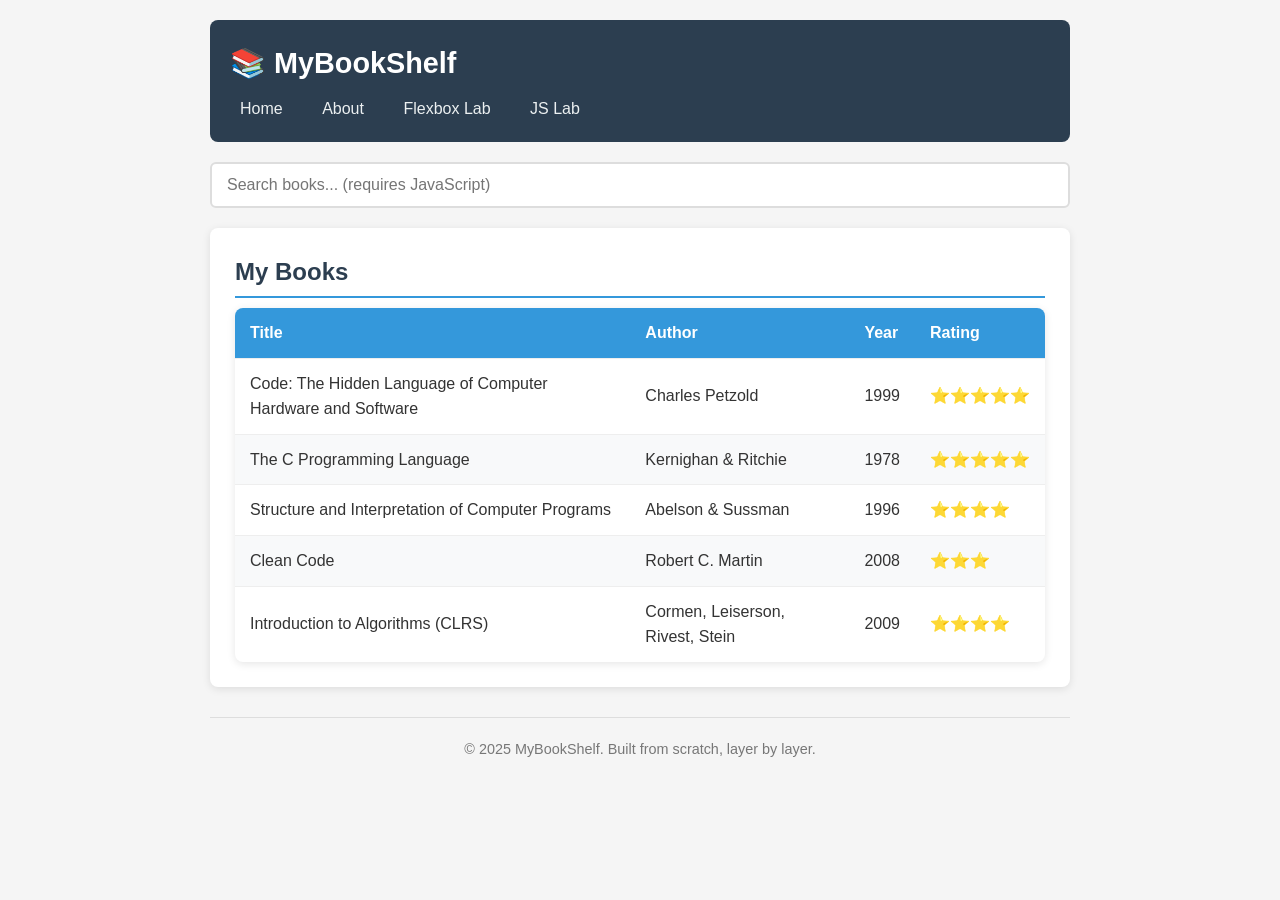
<file: helpers/web_dev_helper_copilot/mybookshelf/layer1/index.html>
<!--
=============================================================================
Level 1.1 — HTML: The Document Tree
=============================================================================

QUESTIONS (answer these BEFORE looking at this file's structure):

  1. What is HTML? Is it a programming language? Why or why not?
     - HTML = HyperText Markup Language
     - NOT a programming language — it has no logic, loops, or variables
     - It's a MARKUP language: it describes STRUCTURE and MEANING of content
     - It tells the browser "this is a heading", "this is a paragraph",
       "this is a link" — not "do this calculation"

  2. What does the browser actually do with this HTML text?
     - Receives bytes over HTTP (you saw this in Layer 0!)
     - Decodes bytes → characters (using charset like UTF-8)
     - Tokenizes: splits into tags, attributes, text nodes
     - Builds DOM tree: nested structure of elements
     - Combines with CSS → Render Tree → Layout → Paint → Pixels

  3. What is the DOM? Why is it a tree?
     - DOM = Document Object Model — the browser's in-memory representation
     - It's a tree because HTML nests: <html> contains <body> contains <h1>
     - Trees allow: parent/child traversal, efficient updates, clear hierarchy
     - JavaScript manipulates the DOM to change what you see

  4. Why semantic tags (<header>, <nav>, <article>) instead of just <div>?
     - Screen readers use them to navigate (accessibility)
     - Search engines use them to understand page structure (SEO)
     - Developers can read the code and understand meaning instantly
     - <div> says nothing. <nav> says "this is navigation."

  5. Block vs inline elements?
     - Block: takes full width, starts on new line (div, p, h1, section)
     - Inline: flows within text, only as wide as content (span, a, strong, em)
     - You can change this with CSS: display: block/inline/flex/grid

=============================================================================

HOW TO VIEW:
  Option 1: python3 -m http.server 8080   (then http://localhost:8080)
  Option 2: Open directly in browser: file:///path/to/this/file
  Option 3: Use Layer 0's file server: python3 ../layer0/servers/04_http_file_server.py ./

EXPLORE WITH DEVTOOLS:
  1. Open this page in Chrome/Firefox
  2. Press F12 → Elements tab
  3. See the DOM tree — hover elements to highlight them
  4. Console tab → type: document.querySelector('h1').textContent
  5. Console → type: document.querySelectorAll('td').length

=============================================================================
-->
<!DOCTYPE html>
<html lang="en">
<head>
    <meta charset="UTF-8">
    <!-- Q: What does viewport meta do? Try removing it and viewing on mobile. -->
    <meta name="viewport" content="width=device-width, initial-scale=1.0">
    <title>MyBookShelf</title>
    <!-- Q: Why is this link tag in <head> and not <body>?
         The browser needs to know about CSS BEFORE rendering the body.
         Otherwise you get a "flash of unstyled content" (FOUC). -->
    <link rel="stylesheet" href="style.css">
</head>
<body>
    <!-- SEMANTIC HTML: each tag communicates PURPOSE, not just appearance -->

    <!-- <header> = introductory content or navigation for the page -->
    <header>
        <h1>📚 MyBookShelf</h1>
        <!-- <nav> = a section with navigation links -->
        <nav>
            <a href="index.html">Home</a>
            <a href="about.html">About</a>
            <a href="flexbox-playground.html">Flexbox Lab</a>
            <a href="js-playground.html">JS Lab</a>
        </nav>
    </header>

    <!-- <main> = the dominant content of the page (only one per page) -->
    <main>
        <!-- Search input — JS will make this work in Level 1.4 -->
        <input type="text" id="search" placeholder="Search books... (requires JavaScript)"
               aria-label="Search books">

        <!-- <section> = a thematic grouping of content -->
        <section id="book-list">
            <h2>My Books</h2>

            <!-- Q: Why use <table> and not a bunch of <div>s?
                 Tables are for TABULAR DATA. Using <div> for tables is
                 like using a screwdriver to hammer nails — it works but it's wrong.
                 Screen readers announce table structure to blind users. -->
            <table>
                <thead>
                    <tr>
                        <!-- Q: What's the difference between <th> and <td>?
                             <th> = table header (bold, centered by default, semantic meaning)
                             <td> = table data (normal cell) -->
                        <th>Title</th>
                        <th>Author</th>
                        <th>Year</th>
                        <th>Rating</th>
                    </tr>
                </thead>
                <tbody>
                    <!-- data-label attributes are used by CSS for mobile layout (Level 1.3) -->
                    <tr>
                        <td data-label="Title">Code: The Hidden Language of Computer Hardware and Software</td>
                        <td data-label="Author">Charles Petzold</td>
                        <td data-label="Year">1999</td>
                        <td data-label="Rating">⭐⭐⭐⭐⭐</td>
                    </tr>
                    <tr>
                        <td data-label="Title">The C Programming Language</td>
                        <td data-label="Author">Kernighan &amp; Ritchie</td>
                        <!-- Q: Why &amp; instead of &? 
                             & is special in HTML (starts entities like &lt;)
                             To display a literal &, use &amp; -->
                        <td data-label="Year">1978</td>
                        <td data-label="Rating">⭐⭐⭐⭐⭐</td>
                    </tr>
                    <tr>
                        <td data-label="Title">Structure and Interpretation of Computer Programs</td>
                        <td data-label="Author">Abelson &amp; Sussman</td>
                        <td data-label="Year">1996</td>
                        <td data-label="Rating">⭐⭐⭐⭐</td>
                    </tr>
                    <tr>
                        <td data-label="Title">Clean Code</td>
                        <td data-label="Author">Robert C. Martin</td>
                        <td data-label="Year">2008</td>
                        <td data-label="Rating">⭐⭐⭐</td>
                    </tr>
                    <tr>
                        <td data-label="Title">Introduction to Algorithms (CLRS)</td>
                        <td data-label="Author">Cormen, Leiserson, Rivest, Stein</td>
                        <td data-label="Year">2009</td>
                        <td data-label="Rating">⭐⭐⭐⭐</td>
                    </tr>
                </tbody>
            </table>
        </section>
    </main>

    <!-- <footer> = footer for the page or section -->
    <footer>
        <p>&copy; 2025 MyBookShelf. Built from scratch, layer by layer.</p>
    </footer>

    <!-- Q: Why is <script> at the END of <body> and not in <head>?
         When the browser hits a <script>, it STOPS parsing HTML to execute JS.
         If JS is in <head>, the DOM isn't built yet → querySelector finds nothing!
         Putting it at the end means the DOM is ready when JS runs.
         Alternative: use defer attribute or DOMContentLoaded event. -->
    <script src="app.js"></script>
</body>
</html>
</file>
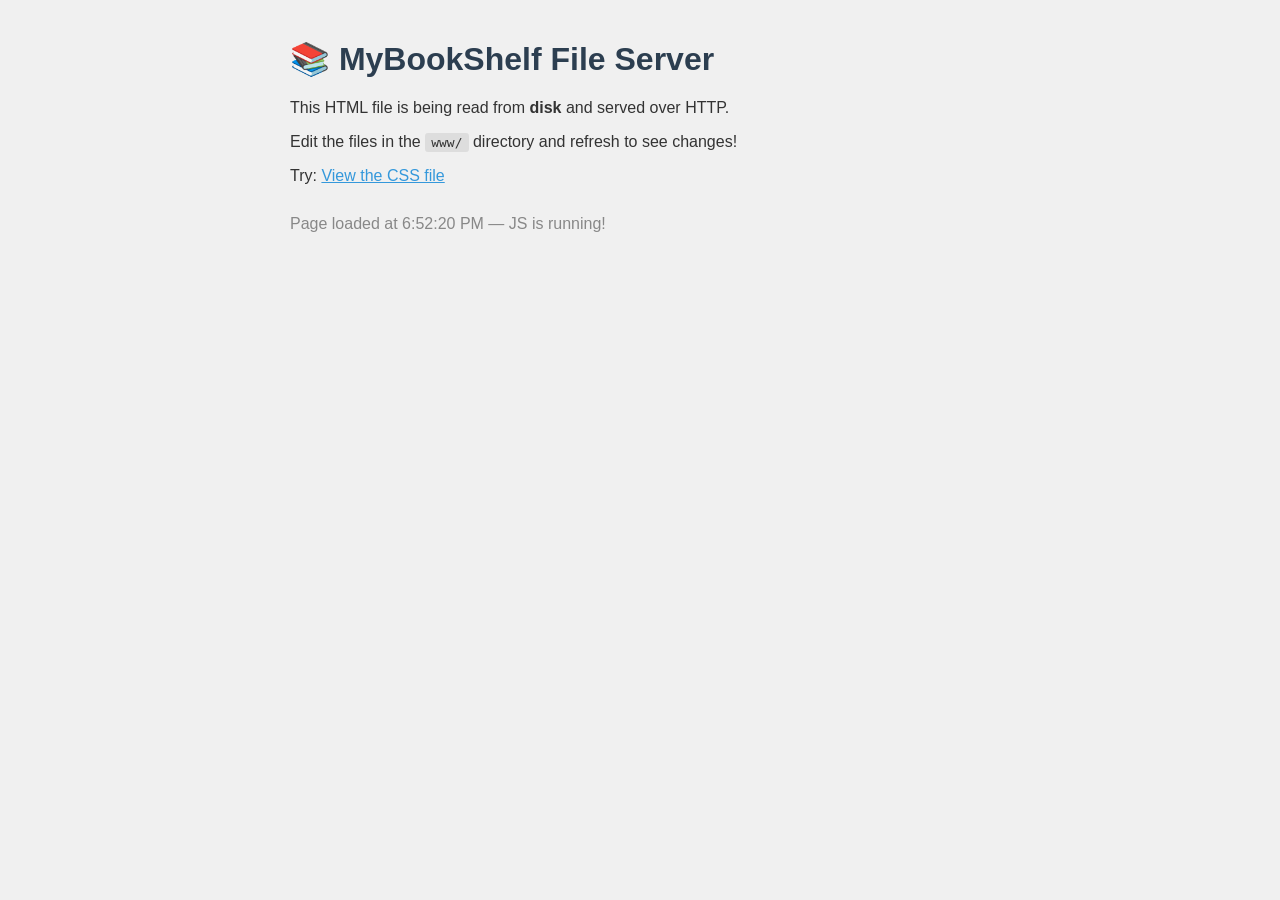
<file: helpers/web_dev_helper_copilot/mybookshelf/layer0/www/index.html>
<!DOCTYPE html>
<html>
<head>
    <title>MyBookShelf — File Server</title>
    <link rel="stylesheet" href="style.css">
</head>
<body>
    <h1>📚 MyBookShelf File Server</h1>
    <p>This HTML file is being read from <strong>disk</strong> and served over HTTP.</p>
    <p>Edit the files in the <code>www/</code> directory and refresh to see changes!</p>
    <p>Try: <a href="/style.css">View the CSS file</a></p>
    <script src="app.js"></script>
</body>
</html>
</file>
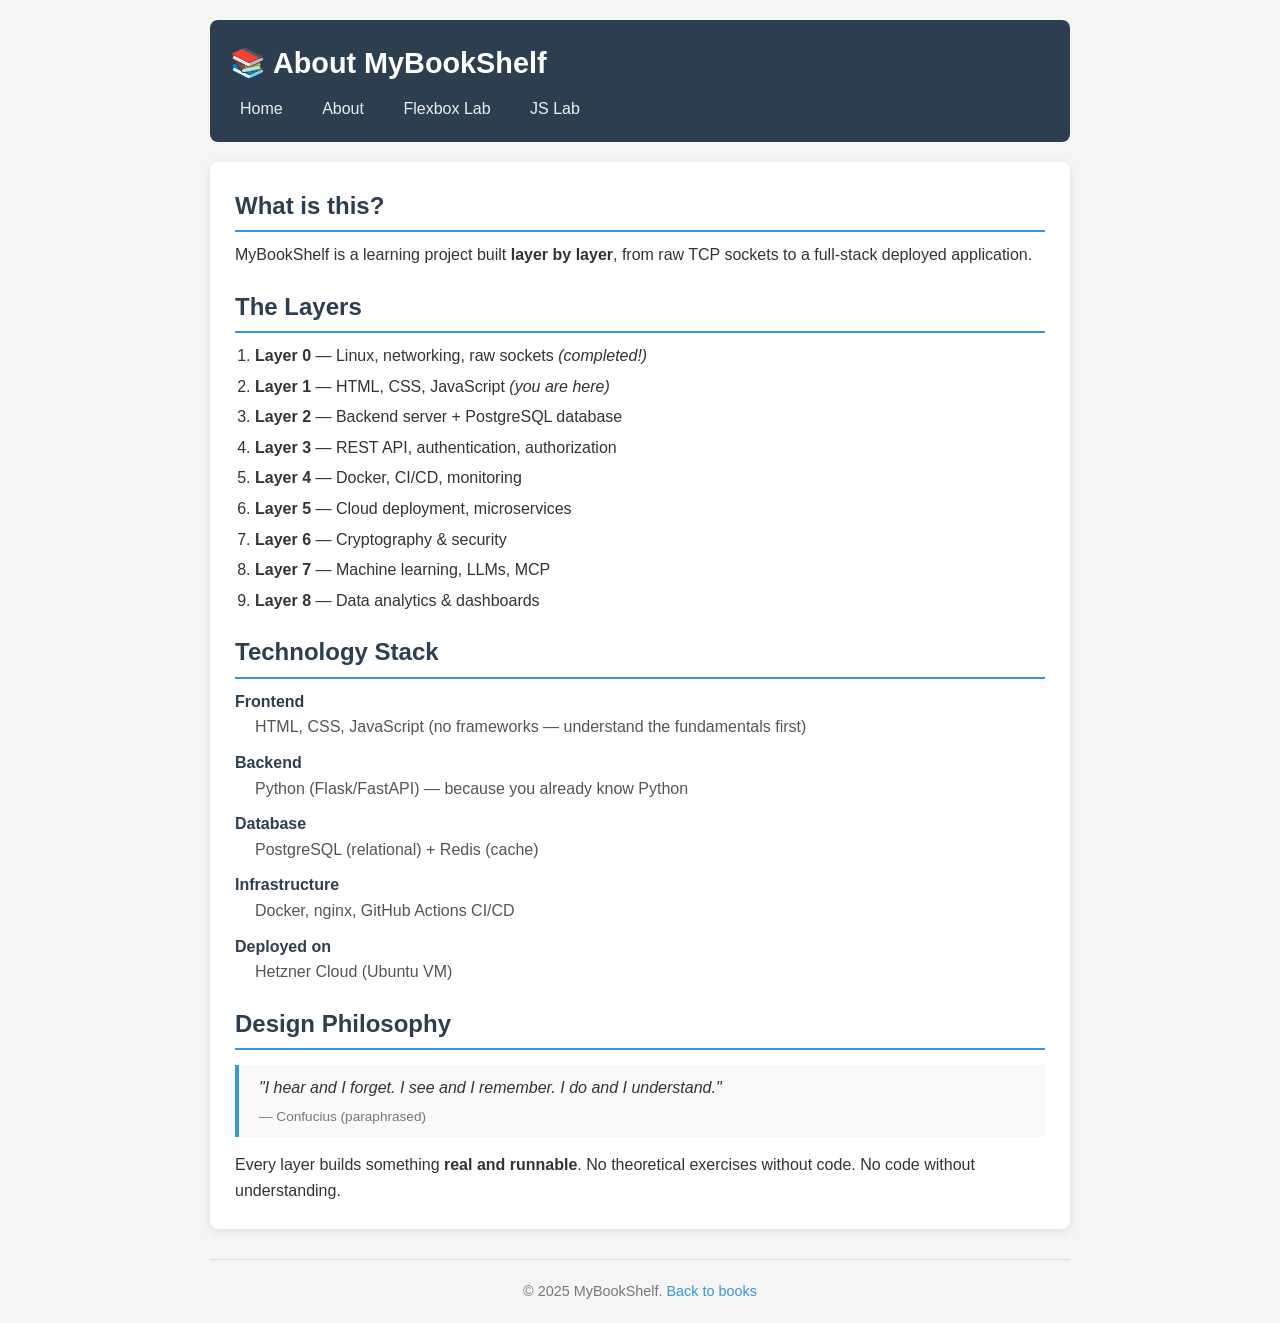
<file: helpers/web_dev_helper_copilot/mybookshelf/layer1/about.html>
<!DOCTYPE html>
<html lang="en">
<head>
    <meta charset="UTF-8">
    <meta name="viewport" content="width=device-width, initial-scale=1.0">
    <title>About — MyBookShelf</title>
    <link rel="stylesheet" href="style.css">
</head>
<body>
    <header>
        <h1>📚 About MyBookShelf</h1>
        <nav>
            <a href="index.html">Home</a>
            <a href="about.html">About</a>
            <a href="flexbox-playground.html">Flexbox Lab</a>
            <a href="js-playground.html">JS Lab</a>
        </nav>
    </header>

    <main>
        <section>
            <h2>What is this?</h2>
            <p>
                MyBookShelf is a learning project built <strong>layer by layer</strong>,
                from raw TCP sockets to a full-stack deployed application.
            </p>

            <h2>The Layers</h2>
            <!-- Q: <ol> vs <ul>?
                 <ol> = ordered list (numbers) — use when ORDER matters
                 <ul> = unordered list (bullets) — use when order doesn't matter
                 Here, layers ARE ordered, so <ol> is correct. -->
            <ol>
                <li><strong>Layer 0</strong> — Linux, networking, raw sockets <em>(completed!)</em></li>
                <li><strong>Layer 1</strong> — HTML, CSS, JavaScript <em>(you are here)</em></li>
                <li><strong>Layer 2</strong> — Backend server + PostgreSQL database</li>
                <li><strong>Layer 3</strong> — REST API, authentication, authorization</li>
                <li><strong>Layer 4</strong> — Docker, CI/CD, monitoring</li>
                <li><strong>Layer 5</strong> — Cloud deployment, microservices</li>
                <li><strong>Layer 6</strong> — Cryptography &amp; security</li>
                <li><strong>Layer 7</strong> — Machine learning, LLMs, MCP</li>
                <li><strong>Layer 8</strong> — Data analytics &amp; dashboards</li>
            </ol>

            <h2>Technology Stack</h2>
            <!-- Q: What's a <dl>? Definition list — term + definition pairs -->
            <dl>
                <dt>Frontend</dt>
                <dd>HTML, CSS, JavaScript (no frameworks — understand the fundamentals first)</dd>

                <dt>Backend</dt>
                <dd>Python (Flask/FastAPI) — because you already know Python</dd>

                <dt>Database</dt>
                <dd>PostgreSQL (relational) + Redis (cache)</dd>

                <dt>Infrastructure</dt>
                <dd>Docker, nginx, GitHub Actions CI/CD</dd>

                <dt>Deployed on</dt>
                <dd>Hetzner Cloud (Ubuntu VM)</dd>
            </dl>

            <h2>Design Philosophy</h2>
            <blockquote>
                <!-- Q: <blockquote> vs <q>?
                     <blockquote> = long block quote (indented by default)
                     <q> = short inline quote (browser adds quotation marks) -->
                <p>"I hear and I forget. I see and I remember. I do and I understand."</p>
                <footer>— Confucius (paraphrased)</footer>
            </blockquote>
            <p>
                Every layer builds something <strong>real and runnable</strong>.
                No theoretical exercises without code. No code without understanding.
            </p>
        </section>
    </main>

    <footer>
        <p>&copy; 2025 MyBookShelf. <a href="index.html">Back to books</a></p>
    </footer>
</body>
</html>
</file>
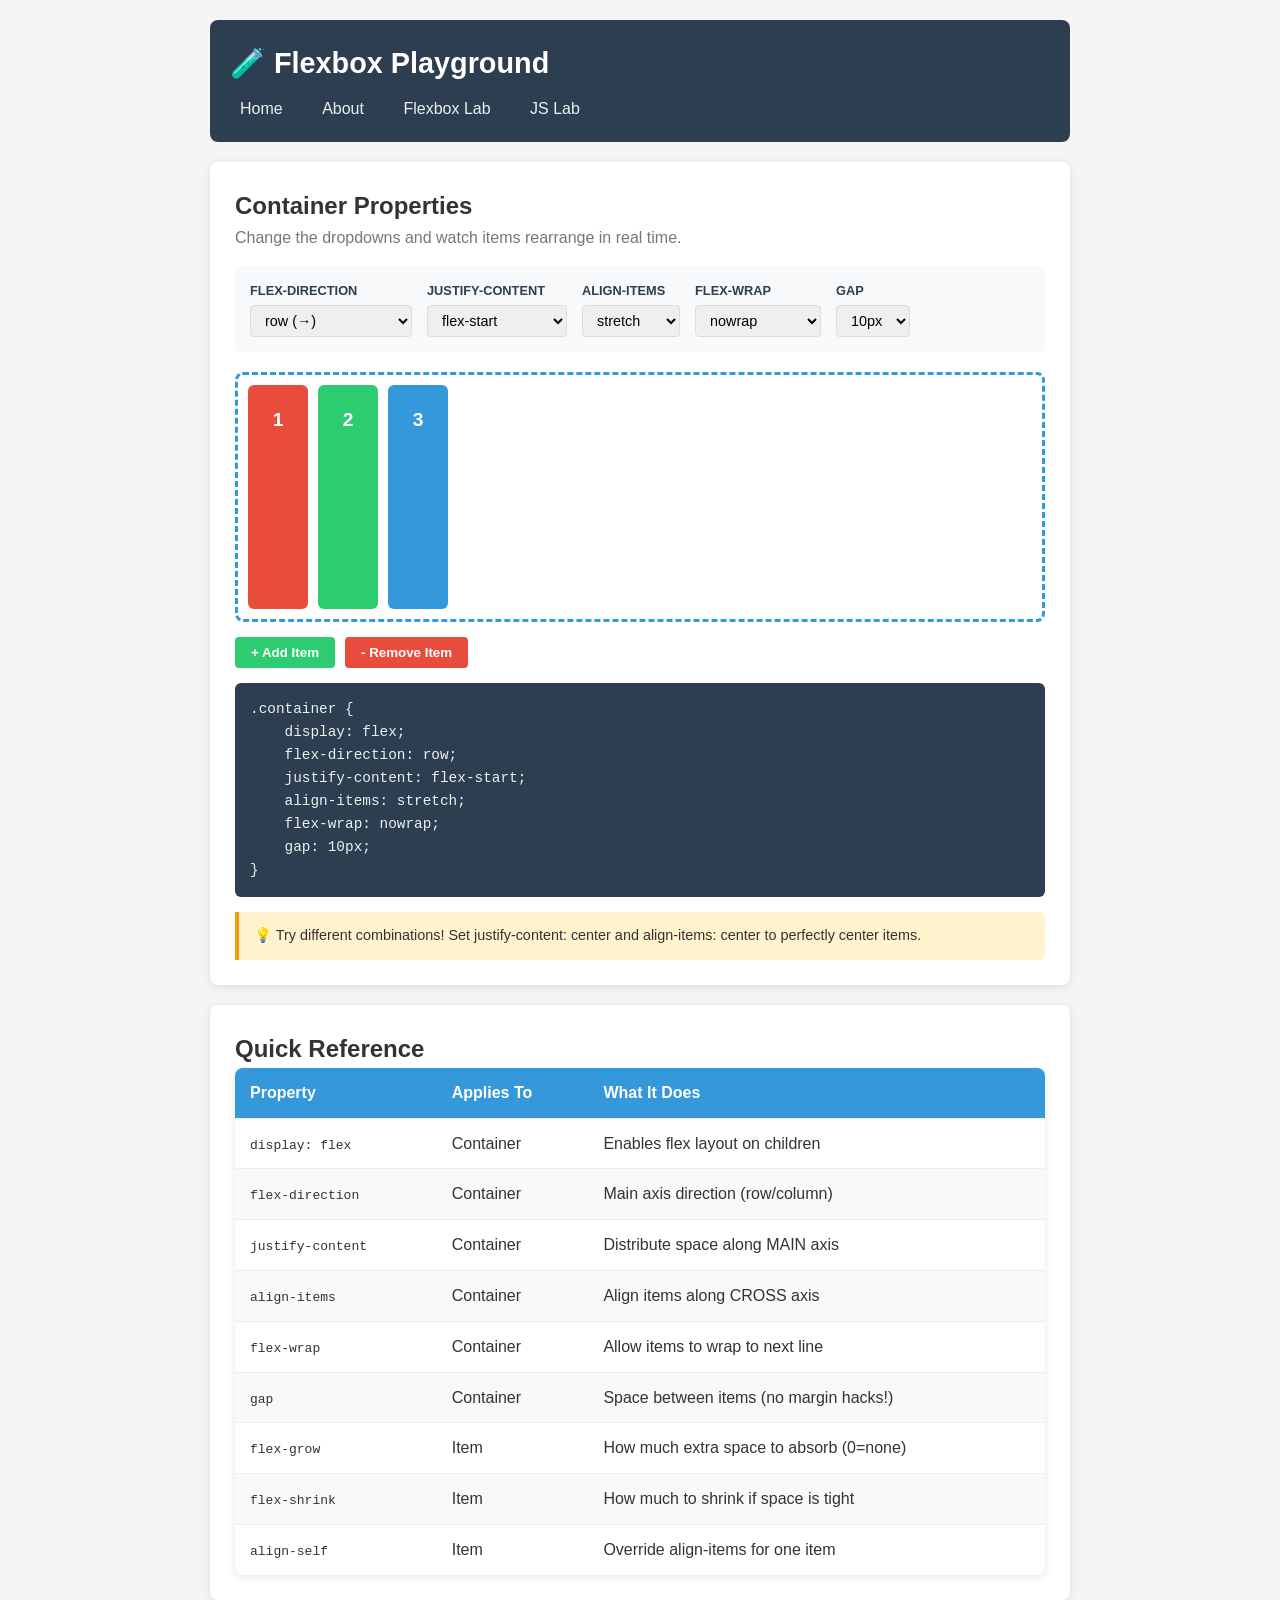
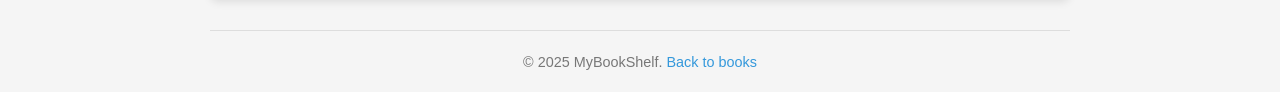
<file: helpers/web_dev_helper_copilot/mybookshelf/layer1/flexbox-playground.html>
<!DOCTYPE html>
<html lang="en">
<head>
    <meta charset="UTF-8">
    <meta name="viewport" content="width=device-width, initial-scale=1.0">
    <title>Flexbox Playground — MyBookShelf</title>
    <link rel="stylesheet" href="style.css">
    <style>
        /*
        =================================================================
        Level 1.3 — FLEXBOX: The Layout System You'll Use Every Day
        =================================================================

        Q: What problem does flexbox solve?
           Before flex: centering, equal-height columns, dynamic spacing = HARD.
           With flex: one property and it just works.

        Q: What's the mental model?
           Think of a flex container like a SHELF:
           - flex-direction: which way items flow (→ or ↓)
           - justify-content: how items spread ALONG the shelf
           - align-items: how items align ACROSS the shelf
           - gap: space between items

        Q: flex container vs flex items?
           Container = the parent (display: flex)
           Items = direct children of the container
           Setting display:flex on a div does NOT affect grandchildren!
        =================================================================
        */

        .playground {
            background: white;
            padding: 25px;
            border-radius: 8px;
            box-shadow: 0 2px 8px rgba(0,0,0,0.1);
            margin-bottom: 20px;
        }

        .controls {
            display: flex;
            flex-wrap: wrap;
            gap: 15px;
            margin-bottom: 20px;
            padding: 15px;
            background: #f8f9fa;
            border-radius: 6px;
        }

        .control-group {
            display: flex;
            flex-direction: column;
            gap: 4px;
        }

        .control-group label {
            font-weight: bold;
            font-size: 0.8rem;
            color: #2c3e50;
            text-transform: uppercase;
        }

        .control-group select {
            padding: 6px 10px;
            border: 1px solid #ddd;
            border-radius: 4px;
            font-size: 0.9rem;
        }

        .flex-container {
            display: flex;
            min-height: 250px;
            border: 3px dashed #3498db;
            border-radius: 8px;
            padding: 10px;
            transition: all 0.3s ease;
            /* Q: transition on "all" — ANY property change animates.
               So when you change flex-direction, items smoothly rearrange! */
        }

        .flex-item {
            padding: 20px;
            color: white;
            font-weight: bold;
            font-size: 1.2rem;
            border-radius: 6px;
            text-align: center;
            min-width: 60px;
            transition: all 0.3s ease;
        }

        .flex-item:nth-child(1) { background: #e74c3c; }
        .flex-item:nth-child(2) { background: #2ecc71; }
        .flex-item:nth-child(3) { background: #3498db; }
        .flex-item:nth-child(4) { background: #f39c12; }
        .flex-item:nth-child(5) { background: #9b59b6; }

        .code-display {
            background: #2c3e50;
            color: #ecf0f1;
            padding: 15px;
            border-radius: 6px;
            font-family: 'Courier New', monospace;
            font-size: 0.9rem;
            margin-top: 15px;
            white-space: pre;
        }

        .explanation {
            background: #fff3cd;
            border-left: 4px solid #f39c12;
            padding: 12px 15px;
            margin-top: 15px;
            border-radius: 0 6px 6px 0;
            font-size: 0.9rem;
        }

        .add-remove {
            display: flex;
            gap: 10px;
            margin-top: 15px;
        }

        .add-remove button {
            padding: 8px 16px;
            border: none;
            border-radius: 4px;
            cursor: pointer;
            font-weight: bold;
            transition: background 0.2s;
        }

        .btn-add { background: #2ecc71; color: white; }
        .btn-add:hover { background: #27ae60; }
        .btn-remove { background: #e74c3c; color: white; }
        .btn-remove:hover { background: #c0392b; }
    </style>
</head>
<body>
    <header>
        <h1>🧪 Flexbox Playground</h1>
        <nav>
            <a href="index.html">Home</a>
            <a href="about.html">About</a>
            <a href="flexbox-playground.html">Flexbox Lab</a>
            <a href="js-playground.html">JS Lab</a>
        </nav>
    </header>

    <main>
        <div class="playground">
            <h2>Container Properties</h2>
            <p style="color:#777; margin-bottom:15px;">
                Change the dropdowns and watch items rearrange in real time.
            </p>

            <!-- Controls -->
            <div class="controls">
                <div class="control-group">
                    <label>flex-direction</label>
                    <select id="ctrl-direction">
                        <option value="row" selected>row (→)</option>
                        <option value="row-reverse">row-reverse (←)</option>
                        <option value="column">column (↓)</option>
                        <option value="column-reverse">column-reverse (↑)</option>
                    </select>
                </div>
                <div class="control-group">
                    <label>justify-content</label>
                    <select id="ctrl-justify">
                        <option value="flex-start" selected>flex-start</option>
                        <option value="flex-end">flex-end</option>
                        <option value="center">center</option>
                        <option value="space-between">space-between</option>
                        <option value="space-around">space-around</option>
                        <option value="space-evenly">space-evenly</option>
                    </select>
                </div>
                <div class="control-group">
                    <label>align-items</label>
                    <select id="ctrl-align">
                        <option value="stretch" selected>stretch</option>
                        <option value="flex-start">flex-start</option>
                        <option value="flex-end">flex-end</option>
                        <option value="center">center</option>
                        <option value="baseline">baseline</option>
                    </select>
                </div>
                <div class="control-group">
                    <label>flex-wrap</label>
                    <select id="ctrl-wrap">
                        <option value="nowrap" selected>nowrap</option>
                        <option value="wrap">wrap</option>
                        <option value="wrap-reverse">wrap-reverse</option>
                    </select>
                </div>
                <div class="control-group">
                    <label>gap</label>
                    <select id="ctrl-gap">
                        <option value="0px">0px</option>
                        <option value="5px">5px</option>
                        <option value="10px" selected>10px</option>
                        <option value="20px">20px</option>
                        <option value="40px">40px</option>
                    </select>
                </div>
            </div>

            <!-- Flex Container (the demo area) -->
            <div class="flex-container" id="flex-demo">
                <div class="flex-item">1</div>
                <div class="flex-item">2</div>
                <div class="flex-item">3</div>
            </div>

            <!-- Add/Remove items -->
            <div class="add-remove">
                <button class="btn-add" id="btn-add">+ Add Item</button>
                <button class="btn-remove" id="btn-remove">- Remove Item</button>
            </div>

            <!-- Live CSS output -->
            <div class="code-display" id="code-output">
.container {
    display: flex;
    flex-direction: row;
    justify-content: flex-start;
    align-items: stretch;
    flex-wrap: nowrap;
    gap: 10px;
}</div>

            <!-- Explanation -->
            <div class="explanation" id="explanation">
                <strong>Try this:</strong> Set justify-content to "space-between" and then add more items.
                Notice how the space is distributed EVENLY between items, with first and last items flush to edges.
            </div>
        </div>

        <!-- Cheat Sheet -->
        <div class="playground">
            <h2>Quick Reference</h2>
            <table>
                <thead>
                    <tr>
                        <th>Property</th>
                        <th>Applies To</th>
                        <th>What It Does</th>
                    </tr>
                </thead>
                <tbody>
                    <tr>
                        <td data-label="Property"><code>display: flex</code></td>
                        <td data-label="Applies To">Container</td>
                        <td data-label="What">Enables flex layout on children</td>
                    </tr>
                    <tr>
                        <td data-label="Property"><code>flex-direction</code></td>
                        <td data-label="Applies To">Container</td>
                        <td data-label="What">Main axis direction (row/column)</td>
                    </tr>
                    <tr>
                        <td data-label="Property"><code>justify-content</code></td>
                        <td data-label="Applies To">Container</td>
                        <td data-label="What">Distribute space along MAIN axis</td>
                    </tr>
                    <tr>
                        <td data-label="Property"><code>align-items</code></td>
                        <td data-label="Applies To">Container</td>
                        <td data-label="What">Align items along CROSS axis</td>
                    </tr>
                    <tr>
                        <td data-label="Property"><code>flex-wrap</code></td>
                        <td data-label="Applies To">Container</td>
                        <td data-label="What">Allow items to wrap to next line</td>
                    </tr>
                    <tr>
                        <td data-label="Property"><code>gap</code></td>
                        <td data-label="Applies To">Container</td>
                        <td data-label="What">Space between items (no margin hacks!)</td>
                    </tr>
                    <tr>
                        <td data-label="Property"><code>flex-grow</code></td>
                        <td data-label="Applies To">Item</td>
                        <td data-label="What">How much extra space to absorb (0=none)</td>
                    </tr>
                    <tr>
                        <td data-label="Property"><code>flex-shrink</code></td>
                        <td data-label="Applies To">Item</td>
                        <td data-label="What">How much to shrink if space is tight</td>
                    </tr>
                    <tr>
                        <td data-label="Property"><code>align-self</code></td>
                        <td data-label="Applies To">Item</td>
                        <td data-label="What">Override align-items for one item</td>
                    </tr>
                </tbody>
            </table>
        </div>
    </main>

    <footer>
        <p>&copy; 2025 MyBookShelf. <a href="index.html">Back to books</a></p>
    </footer>

    <script>
        // =================================================================
        // FLEXBOX PLAYGROUND INTERACTIVITY
        // =================================================================

        const flexDemo = document.getElementById("flex-demo");
        const codeOutput = document.getElementById("code-output");
        const explanation = document.getElementById("explanation");

        const controls = {
            direction: document.getElementById("ctrl-direction"),
            justify: document.getElementById("ctrl-justify"),
            align: document.getElementById("ctrl-align"),
            wrap: document.getElementById("ctrl-wrap"),
            gap: document.getElementById("ctrl-gap"),
        };

        let itemCount = 3;

        // Q: What pattern is this? Event delegation on related controls.
        // Instead of separate handlers for each dropdown, one function updates all.
        function updateFlex() {
            const dir = controls.direction.value;
            const justify = controls.justify.value;
            const align = controls.align.value;
            const wrap = controls.wrap.value;
            const gap = controls.gap.value;

            // Apply styles directly to the flex container
            flexDemo.style.flexDirection = dir;
            flexDemo.style.justifyContent = justify;
            flexDemo.style.alignItems = align;
            flexDemo.style.flexWrap = wrap;
            flexDemo.style.gap = gap;

            // Update code display
            codeOutput.textContent =
`.container {
    display: flex;
    flex-direction: ${dir};
    justify-content: ${justify};
    align-items: ${align};
    flex-wrap: ${wrap};
    gap: ${gap};
}`;

            // Update explanation based on current settings
            updateExplanation(dir, justify, align, wrap);
        }

        function updateExplanation(dir, justify, align, wrap) {
            const tips = [];

            if (justify === "center" && align === "center") {
                tips.push("🎯 <strong>Perfect centering!</strong> justify-content + align-items = center on both axes. This is how you center a div (the internet's oldest question).");
            }
            if (dir === "column") {
                tips.push("↕️ In column mode, the MAIN axis is vertical. So justify-content now controls vertical spacing, and align-items controls horizontal alignment. The axes SWAP!");
            }
            if (wrap === "wrap" && itemCount > 3) {
                tips.push("📦 With wrap enabled, items flow to the next line when they run out of space. Try resizing your browser window!");
            }
            if (justify === "space-between") {
                tips.push("↔️ space-between: First item at start, last item at end, remaining space split equally between items.");
            }
            if (justify === "space-evenly") {
                tips.push("⚖️ space-evenly: Equal space before first item, between items, and after last item.");
            }
            if (align === "baseline") {
                tips.push("📏 baseline: Items align based on their TEXT baseline. Only visible when items have different font sizes or padding.");
            }

            if (tips.length === 0) {
                tips.push("💡 Try different combinations! Set justify-content: center and align-items: center to perfectly center items.");
            }

            explanation.innerHTML = tips.join("<br><br>");
        }

        // Attach event listeners to all controls
        Object.values(controls).forEach(select => {
            select.addEventListener("change", updateFlex);
        });

        // Add/Remove items
        document.getElementById("btn-add").addEventListener("click", () => {
            if (itemCount >= 8) return; // Max 8 items
            itemCount++;
            const item = document.createElement("div");
            item.className = "flex-item";
            item.textContent = itemCount;
            flexDemo.appendChild(item);
            updateFlex();
        });

        document.getElementById("btn-remove").addEventListener("click", () => {
            if (itemCount <= 1) return; // Min 1 item
            flexDemo.removeChild(flexDemo.lastElementChild);
            itemCount--;
            updateFlex();
        });

        // Initialize
        updateFlex();
    </script>
</body>
</html>
</file>
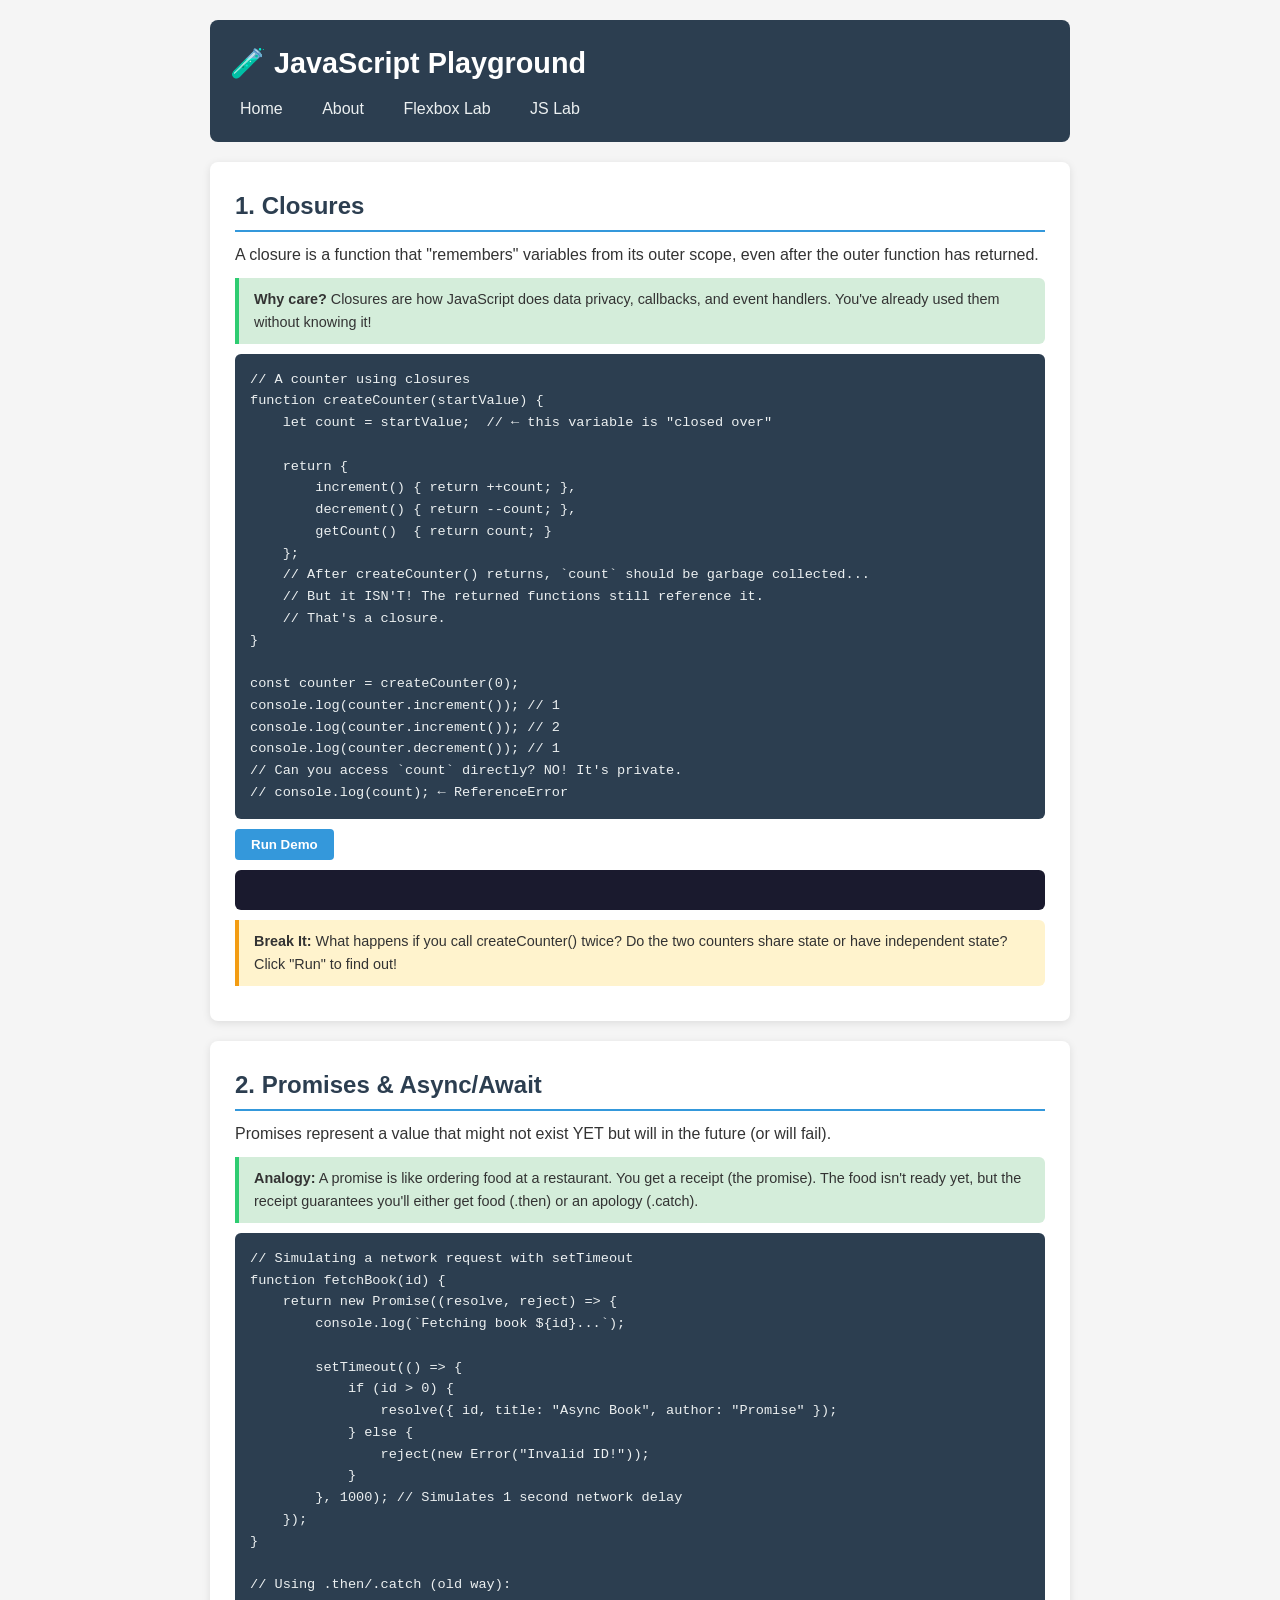
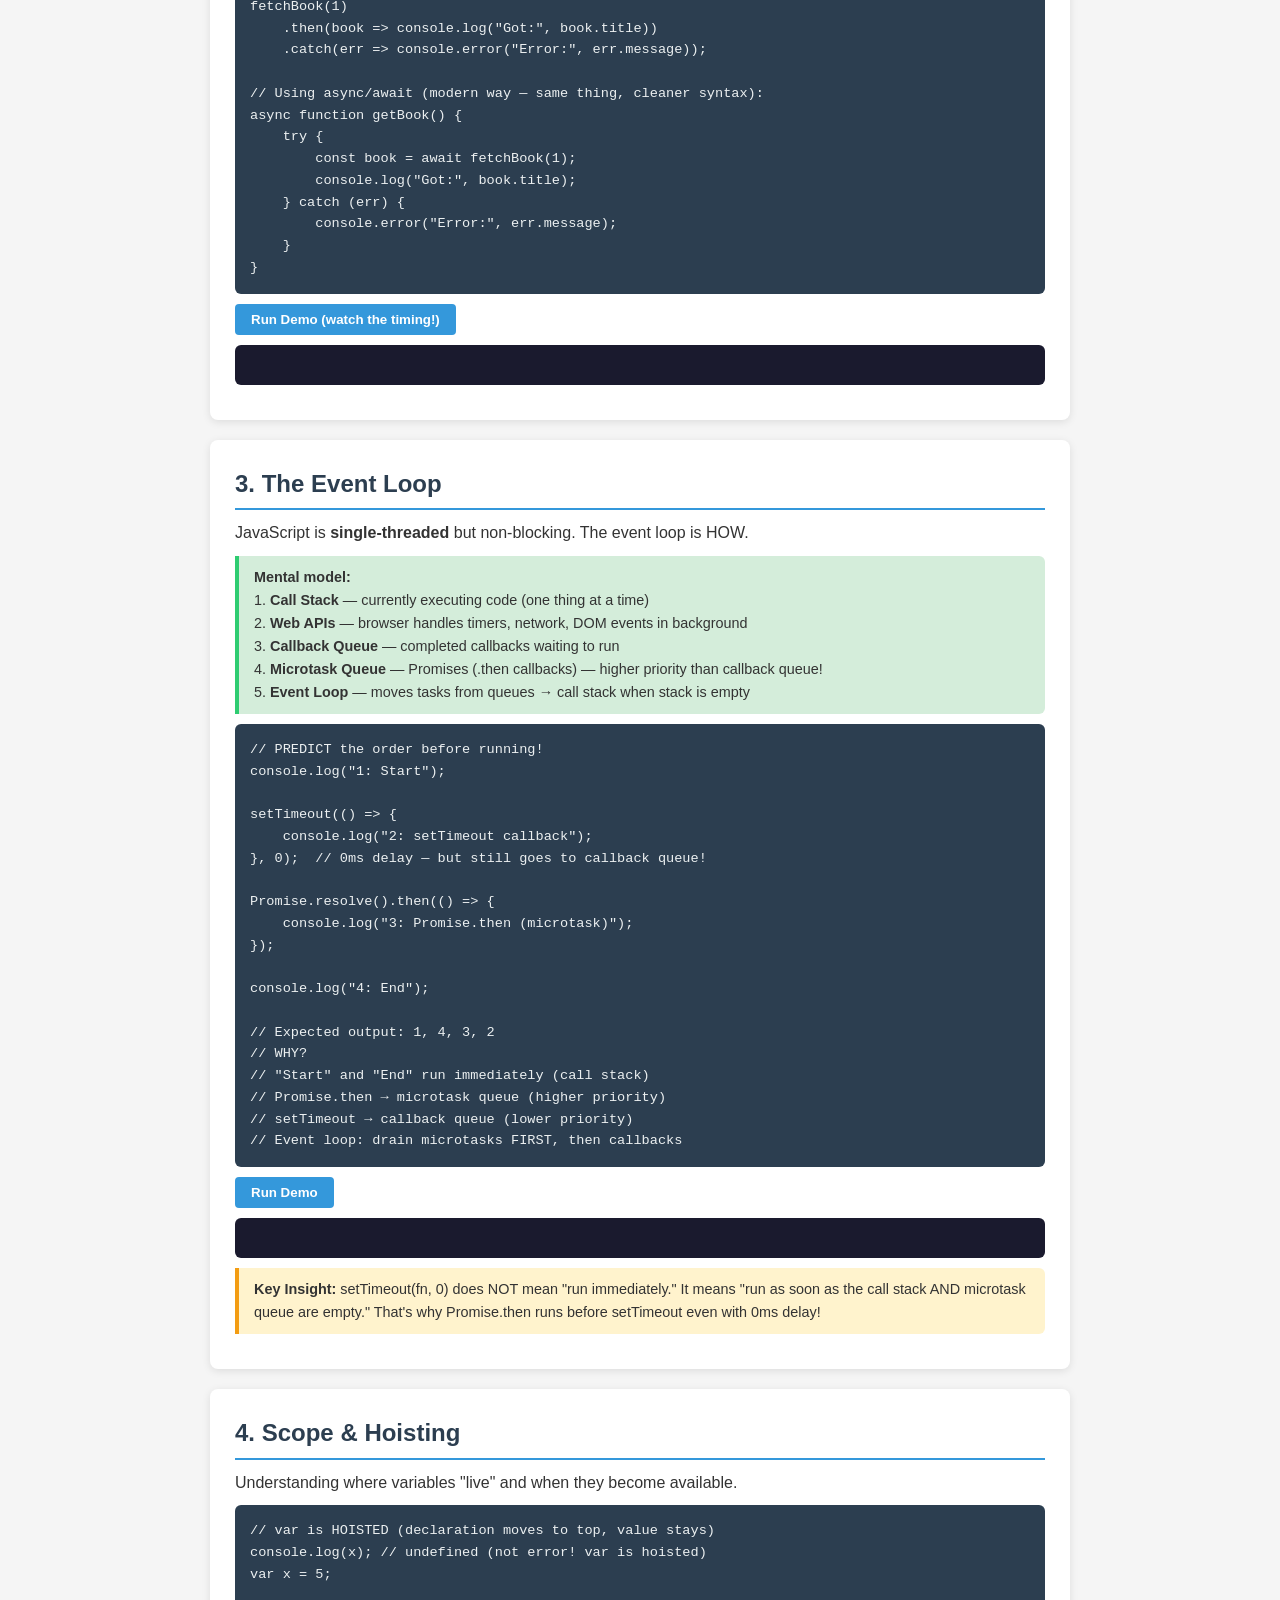
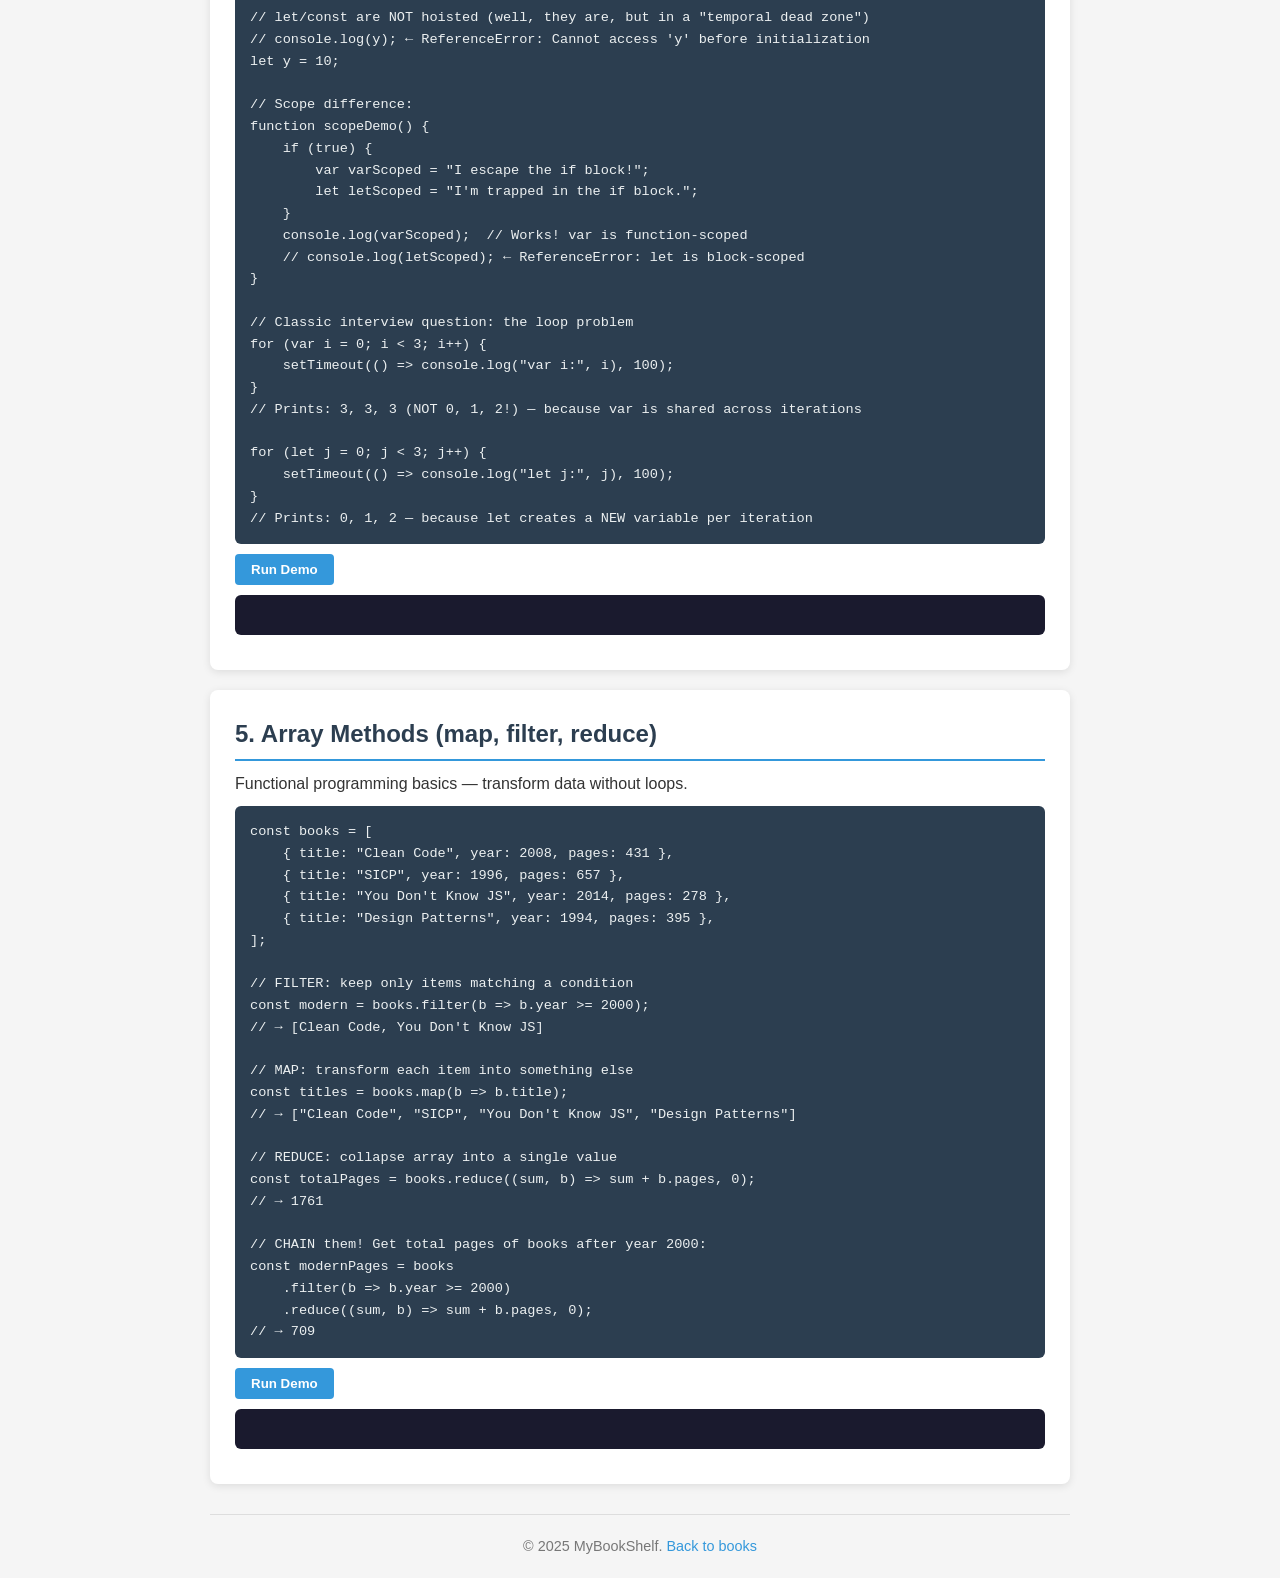
<file: helpers/web_dev_helper_copilot/mybookshelf/layer1/js-playground.html>
<!DOCTYPE html>
<html lang="en">
<head>
    <meta charset="UTF-8">
    <meta name="viewport" content="width=device-width, initial-scale=1.0">
    <title>JS Playground — MyBookShelf</title>
    <link rel="stylesheet" href="style.css">
    <style>
        .demo-section {
            background: white;
            padding: 25px;
            border-radius: 8px;
            box-shadow: 0 2px 8px rgba(0,0,0,0.1);
            margin-bottom: 20px;
        }

        .demo-section h2 {
            color: #2c3e50;
            margin-bottom: 10px;
            padding-bottom: 5px;
            border-bottom: 2px solid #3498db;
        }

        .code-block {
            background: #2c3e50;
            color: #ecf0f1;
            padding: 15px;
            border-radius: 6px;
            font-family: 'Courier New', monospace;
            font-size: 0.85rem;
            overflow-x: auto;
            white-space: pre;
            margin: 10px 0;
        }

        .output {
            background: #1a1a2e;
            color: #0f0;
            padding: 12px;
            border-radius: 6px;
            font-family: 'Courier New', monospace;
            font-size: 0.85rem;
            margin: 10px 0;
            min-height: 40px;
            white-space: pre-wrap;
        }

        .run-btn {
            padding: 8px 16px;
            background: #3498db;
            color: white;
            border: none;
            border-radius: 4px;
            cursor: pointer;
            font-weight: bold;
            transition: background 0.2s;
        }

        .run-btn:hover { background: #2980b9; }

        .note {
            background: #d4edda;
            border-left: 4px solid #2ecc71;
            padding: 10px 15px;
            margin: 10px 0;
            border-radius: 0 6px 6px 0;
            font-size: 0.9rem;
        }

        .warning {
            background: #fff3cd;
            border-left: 4px solid #f39c12;
            padding: 10px 15px;
            margin: 10px 0;
            border-radius: 0 6px 6px 0;
            font-size: 0.9rem;
        }
    </style>
</head>
<body>
    <header>
        <h1>🧪 JavaScript Playground</h1>
        <nav>
            <a href="index.html">Home</a>
            <a href="about.html">About</a>
            <a href="flexbox-playground.html">Flexbox Lab</a>
            <a href="js-playground.html">JS Lab</a>
        </nav>
    </header>

    <main>
        <!-- ============================================================ -->
        <!-- DEMO 1: CLOSURES -->
        <!-- ============================================================ -->
        <div class="demo-section">
            <h2>1. Closures</h2>
            <p>A closure is a function that "remembers" variables from its outer scope, even after the outer function has returned.</p>

            <div class="note">
                <strong>Why care?</strong> Closures are how JavaScript does data privacy, callbacks, and event handlers. You've already used them without knowing it!
            </div>

            <div class="code-block">// A counter using closures
function createCounter(startValue) {
    let count = startValue;  // ← this variable is "closed over"
    
    return {
        increment() { return ++count; },
        decrement() { return --count; },
        getCount()  { return count; }
    };
    // After createCounter() returns, `count` should be garbage collected...
    // But it ISN'T! The returned functions still reference it.
    // That's a closure.
}

const counter = createCounter(0);
console.log(counter.increment()); // 1
console.log(counter.increment()); // 2
console.log(counter.decrement()); // 1
// Can you access `count` directly? NO! It's private.
// console.log(count); ← ReferenceError</div>

            <button class="run-btn" onclick="runClosureDemo()">Run Demo</button>
            <div class="output" id="closure-output"></div>

            <div class="warning">
                <strong>Break It:</strong> What happens if you call createCounter() twice? Do the two counters share state or have independent state? Click "Run" to find out!
            </div>
        </div>

        <!-- ============================================================ -->
        <!-- DEMO 2: PROMISES & ASYNC/AWAIT -->
        <!-- ============================================================ -->
        <div class="demo-section">
            <h2>2. Promises & Async/Await</h2>
            <p>Promises represent a value that might not exist YET but will in the future (or will fail).</p>

            <div class="note">
                <strong>Analogy:</strong> A promise is like ordering food at a restaurant.
                You get a receipt (the promise). The food isn't ready yet, but the receipt
                guarantees you'll either get food (.then) or an apology (.catch).
            </div>

            <div class="code-block">// Simulating a network request with setTimeout
function fetchBook(id) {
    return new Promise((resolve, reject) => {
        console.log(`Fetching book ${id}...`);
        
        setTimeout(() => {
            if (id > 0) {
                resolve({ id, title: "Async Book", author: "Promise" });
            } else {
                reject(new Error("Invalid ID!"));
            }
        }, 1000); // Simulates 1 second network delay
    });
}

// Using .then/.catch (old way):
fetchBook(1)
    .then(book => console.log("Got:", book.title))
    .catch(err => console.error("Error:", err.message));

// Using async/await (modern way — same thing, cleaner syntax):
async function getBook() {
    try {
        const book = await fetchBook(1);
        console.log("Got:", book.title);
    } catch (err) {
        console.error("Error:", err.message);
    }
}</div>

            <button class="run-btn" onclick="runPromiseDemo()">Run Demo (watch the timing!)</button>
            <div class="output" id="promise-output"></div>
        </div>

        <!-- ============================================================ -->
        <!-- DEMO 3: EVENT LOOP -->
        <!-- ============================================================ -->
        <div class="demo-section">
            <h2>3. The Event Loop</h2>
            <p>JavaScript is <strong>single-threaded</strong> but non-blocking. The event loop is HOW.</p>

            <div class="note">
                <strong>Mental model:</strong><br>
                1. <strong>Call Stack</strong> — currently executing code (one thing at a time)<br>
                2. <strong>Web APIs</strong> — browser handles timers, network, DOM events in background<br>
                3. <strong>Callback Queue</strong> — completed callbacks waiting to run<br>
                4. <strong>Microtask Queue</strong> — Promises (.then callbacks) — higher priority than callback queue!<br>
                5. <strong>Event Loop</strong> — moves tasks from queues → call stack when stack is empty
            </div>

            <div class="code-block">// PREDICT the order before running!
console.log("1: Start");

setTimeout(() => {
    console.log("2: setTimeout callback");
}, 0);  // 0ms delay — but still goes to callback queue!

Promise.resolve().then(() => {
    console.log("3: Promise.then (microtask)");
});

console.log("4: End");

// Expected output: 1, 4, 3, 2
// WHY?
// "Start" and "End" run immediately (call stack)
// Promise.then → microtask queue (higher priority)
// setTimeout → callback queue (lower priority)
// Event loop: drain microtasks FIRST, then callbacks</div>

            <button class="run-btn" onclick="runEventLoopDemo()">Run Demo</button>
            <div class="output" id="eventloop-output"></div>

            <div class="warning">
                <strong>Key Insight:</strong> setTimeout(fn, 0) does NOT mean "run immediately."
                It means "run as soon as the call stack AND microtask queue are empty."
                That's why Promise.then runs before setTimeout even with 0ms delay!
            </div>
        </div>

        <!-- ============================================================ -->
        <!-- DEMO 4: SCOPE & HOISTING -->
        <!-- ============================================================ -->
        <div class="demo-section">
            <h2>4. Scope & Hoisting</h2>
            <p>Understanding where variables "live" and when they become available.</p>

            <div class="code-block">// var is HOISTED (declaration moves to top, value stays)
console.log(x); // undefined (not error! var is hoisted)
var x = 5;

// let/const are NOT hoisted (well, they are, but in a "temporal dead zone")
// console.log(y); ← ReferenceError: Cannot access 'y' before initialization
let y = 10;

// Scope difference:
function scopeDemo() {
    if (true) {
        var varScoped = "I escape the if block!";
        let letScoped = "I'm trapped in the if block.";
    }
    console.log(varScoped);  // Works! var is function-scoped
    // console.log(letScoped); ← ReferenceError: let is block-scoped
}

// Classic interview question: the loop problem
for (var i = 0; i < 3; i++) {
    setTimeout(() => console.log("var i:", i), 100);
}
// Prints: 3, 3, 3 (NOT 0, 1, 2!) — because var is shared across iterations

for (let j = 0; j < 3; j++) {
    setTimeout(() => console.log("let j:", j), 100);
}
// Prints: 0, 1, 2 — because let creates a NEW variable per iteration</div>

            <button class="run-btn" onclick="runScopeDemo()">Run Demo</button>
            <div class="output" id="scope-output"></div>
        </div>

        <!-- ============================================================ -->
        <!-- DEMO 5: ARRAY METHODS -->
        <!-- ============================================================ -->
        <div class="demo-section">
            <h2>5. Array Methods (map, filter, reduce)</h2>
            <p>Functional programming basics — transform data without loops.</p>

            <div class="code-block">const books = [
    { title: "Clean Code", year: 2008, pages: 431 },
    { title: "SICP", year: 1996, pages: 657 },
    { title: "You Don't Know JS", year: 2014, pages: 278 },
    { title: "Design Patterns", year: 1994, pages: 395 },
];

// FILTER: keep only items matching a condition
const modern = books.filter(b => b.year >= 2000);
// → [Clean Code, You Don't Know JS]

// MAP: transform each item into something else
const titles = books.map(b => b.title);
// → ["Clean Code", "SICP", "You Don't Know JS", "Design Patterns"]

// REDUCE: collapse array into a single value
const totalPages = books.reduce((sum, b) => sum + b.pages, 0);
// → 1761

// CHAIN them! Get total pages of books after year 2000:
const modernPages = books
    .filter(b => b.year >= 2000)
    .reduce((sum, b) => sum + b.pages, 0);
// → 709</div>

            <button class="run-btn" onclick="runArrayDemo()">Run Demo</button>
            <div class="output" id="array-output"></div>
        </div>
    </main>

    <footer>
        <p>&copy; 2025 MyBookShelf. <a href="index.html">Back to books</a></p>
    </footer>

    <script>
        // Helper: capture console.log output into a DOM element
        function captureOutput(elementId, fn) {
            const el = document.getElementById(elementId);
            const logs = [];
            const originalLog = console.log;

            console.log = (...args) => {
                logs.push(args.join(" "));
                originalLog.apply(console, args);
            };

            try {
                const result = fn();
                // Handle async functions
                if (result instanceof Promise) {
                    result.then(() => {
                        el.textContent = logs.join("\n");
                        console.log = originalLog;
                    });
                    // Show intermediate output
                    setTimeout(() => { el.textContent = logs.join("\n"); }, 50);
                    setTimeout(() => { el.textContent = logs.join("\n"); }, 1100);
                } else {
                    el.textContent = logs.join("\n");
                    console.log = originalLog;
                }
            } catch (e) {
                logs.push(`Error: ${e.message}`);
                el.textContent = logs.join("\n");
                console.log = originalLog;
            }
        }

        // === DEMO 1: Closures ===
        function runClosureDemo() {
            captureOutput("closure-output", () => {
                function createCounter(startValue) {
                    let count = startValue;
                    return {
                        increment() { return ++count; },
                        decrement() { return --count; },
                        getCount()  { return count; }
                    };
                }

                const counterA = createCounter(0);
                const counterB = createCounter(100);

                console.log("Counter A: increment →", counterA.increment());
                console.log("Counter A: increment →", counterA.increment());
                console.log("Counter A: increment →", counterA.increment());
                console.log("Counter B: increment →", counterB.increment());
                console.log("Counter B: decrement →", counterB.decrement());
                console.log("");
                console.log("A and B are INDEPENDENT! Each has its own `count`.");
                console.log("Counter A:", counterA.getCount(), "| Counter B:", counterB.getCount());
                console.log("");
                console.log("Can you access `count` directly? NO → it's private!");
                console.log("This is the MODULE pattern — closures for encapsulation.");
            });
        }

        // === DEMO 2: Promises ===
        function runPromiseDemo() {
            captureOutput("promise-output", () => {
                function fetchBook(id) {
                    return new Promise((resolve, reject) => {
                        console.log(`⏳ Fetching book ${id}... (1 second delay)`);
                        setTimeout(() => {
                            if (id > 0) {
                                resolve({ id, title: "The Async Book", author: "Promise" });
                            } else {
                                reject(new Error("Invalid ID!"));
                            }
                        }, 1000);
                    });
                }

                async function demo() {
                    try {
                        console.log("▶ Starting async request...");
                        const book = await fetchBook(1);
                        console.log(`✅ Got: "${book.title}" by ${book.author}`);
                        console.log("");
                        console.log("Now trying invalid ID...");
                        const bad = await fetchBook(-1);
                    } catch (err) {
                        console.log(`❌ Caught error: ${err.message}`);
                        console.log("   (This is why we use try/catch with await!)");
                    }
                }

                return demo();
            });
        }

        // === DEMO 3: Event Loop ===
        function runEventLoopDemo() {
            const el = document.getElementById("eventloop-output");
            const logs = [];

            function log(msg) {
                logs.push(msg);
                el.textContent = logs.join("\n");
            }

            logs.length = 0;
            log("▶ Executing code...");
            log("");

            log("1: Start (synchronous — runs first)");

            setTimeout(() => {
                log("2: setTimeout 0ms (callback queue — runs LAST!)");
                log("");
                log("📋 Final order: 1 → 4 → 3 → 2");
                log("   Sync first, then microtasks, then macrotasks.");
            }, 0);

            Promise.resolve().then(() => {
                log("3: Promise.then (microtask queue — runs before setTimeout!)");
            });

            log("4: End (synchronous — runs before any async)");
            log("");
            log("⏳ Waiting for async callbacks...");
        }

        // === DEMO 4: Scope ===
        function runScopeDemo() {
            captureOutput("scope-output", () => {
                console.log("=== var vs let in loops ===");
                console.log("");

                // var loop
                console.log("for (var i = 0; i < 3; i++) setTimeout(log i)");
                const varResults = [];
                for (var i = 0; i < 3; i++) {
                    varResults.push(i); // Capture at loop time for comparison
                }
                console.log("  var i after loop:", i, "(leaked out!)");
                console.log("  setTimeout would print: 3, 3, 3 (all see final value)");
                console.log("");

                // let loop
                console.log("for (let j = 0; j < 3; j++) setTimeout(log j)");
                console.log("  let j after loop: ReferenceError (block-scoped!)");
                console.log("  setTimeout would print: 0, 1, 2 (each iteration has own j)");
                console.log("");

                // Hoisting
                console.log("=== Hoisting ===");
                console.log("console.log(x); var x = 5;  → undefined (hoisted, not initialized)");
                console.log("console.log(y); let y = 5;  → ReferenceError (temporal dead zone)");
                console.log("");
                console.log("Lesson: ALWAYS use const (or let). Never var.");
            });
        }

        // === DEMO 5: Array Methods ===
        function runArrayDemo() {
            captureOutput("array-output", () => {
                const books = [
                    { title: "Clean Code", year: 2008, pages: 431 },
                    { title: "SICP", year: 1996, pages: 657 },
                    { title: "You Don't Know JS", year: 2014, pages: 278 },
                    { title: "Design Patterns", year: 1994, pages: 395 },
                ];

                console.log("Books:", books.map(b => b.title).join(", "));
                console.log("");

                // Filter
                const modern = books.filter(b => b.year >= 2000);
                console.log("FILTER (year >= 2000):", modern.map(b => b.title).join(", "));

                // Map
                const summaries = books.map(b => `${b.title} (${b.year})`);
                console.log("MAP (title + year):", summaries.join(", "));

                // Reduce
                const totalPages = books.reduce((sum, b) => sum + b.pages, 0);
                console.log("REDUCE (total pages):", totalPages);

                // Chaining
                console.log("");
                console.log("=== Chaining ===");
                const result = books
                    .filter(b => b.year >= 2000)
                    .map(b => `${b.title}: ${b.pages}p`)
                    .join(" + ");
                console.log("Modern books:", result);

                const modernPages = books
                    .filter(b => b.year >= 2000)
                    .reduce((sum, b) => sum + b.pages, 0);
                console.log("Total modern pages:", modernPages);
            });
        }
    </script>
</body>
</html>
</file>
<file: helpers/web_dev_helper_copilot/mybookshelf/layer1/style.css>
/*
=============================================================================
Level 1.2 — CSS: Styling the Document
=============================================================================

QUESTIONS (answer these BEFORE reading this file):

  1. What does "cascading" mean in CSS?
     - Multiple stylesheets can apply to the same element
     - "Cascade" = the algorithm that resolves conflicts
     - Priority order (low → high):
       browser defaults → external CSS → <style> in page → inline style → !important
     - Within same level: later rules win over earlier rules

  2. How does specificity work?
     - When two rules target the same element, the MORE SPECIFIC one wins
     - Specificity score (like a,b,c):
       a = inline styles (style="...")           → 1,0,0
       b = IDs (#main)                           → 0,1,0
       c = classes/attributes/pseudo (.title)    → 0,0,1
       d = elements/pseudo-elements (h1, ::before) → 0,0,0,1
     - Example: #main .title h1 → specificity = 0,1,1,1
       This beats: .title h1 (0,0,1,1) but loses to inline style (1,0,0,0)

  3. What's the box model?
     ┌─────────── margin (space OUTSIDE the border) ───────────┐
     │ ┌──────── border (the visible edge) ──────────┐         │
     │ │ ┌───── padding (space INSIDE the border) ─┐ │         │
     │ │ │                                          │ │         │
     │ │ │           CONTENT                        │ │         │
     │ │ │     (text, images, etc.)                 │ │         │
     │ │ └──────────────────────────────────────────┘ │         │
     │ └──────────────────────────────────────────────┘         │
     └──────────────────────────────────────────────────────────┘

     box-sizing: content-box (default) → width = content only
     box-sizing: border-box → width = content + padding + border
     (border-box is almost always what you want!)

  4. display: block vs inline vs flex?
     block:  full width, new line, can set width/height (div, p, h1)
     inline: flows in text, ignores width/height (span, a, strong)
     flex:   children laid out along an axis, powerful alignment

  5. Why separate CSS from HTML?
     - One CSS file styles ALL pages (consistency)
     - Change look without touching content (maintainability)
     - Multiple themes possible (dark mode!)
     - Browser caches CSS → faster subsequent loads

=============================================================================
*/

/* === RESET & BASE === */
/* Q: Why reset margins? Browsers add default margins/padding to elements.
   Every browser has DIFFERENT defaults. Resetting = predictable starting point. */
* {
    margin: 0;
    padding: 0;
    box-sizing: border-box;
    /* Q: Why border-box on everything?
       Without it: width: 100% + padding: 20px = OVERFLOW (wider than parent!)
       With it: width: 100% includes padding. No surprises. */
}

body {
    font-family: 'Segoe UI', Tahoma, Geneva, Verdana, sans-serif;
    /* Q: Why list multiple fonts? Fallback chain:
       Try Segoe UI → if not installed, try Tahoma → ... → any sans-serif */
    line-height: 1.6;
    /* Q: line-height: 1.6 means 1.6× the font size. Improves readability. */
    color: #333;
    /* Q: Why #333 and not black (#000)? Pure black on white is harsh.
       Dark gray is easier on the eyes. */
    max-width: 900px;
    margin: 0 auto;
    /* Q: How does "margin: 0 auto" center the page?
       0 = top/bottom margin
       auto = left/right margin (browser distributes equally → centered!)
       Only works if the element has a set width or max-width. */
    padding: 20px;
    background-color: #f5f5f5;
}


/* === HEADER === */
header {
    background-color: #2c3e50;
    color: white;
    padding: 20px;
    border-radius: 8px;
    margin-bottom: 20px;
}

header h1 {
    font-size: 1.8rem;
    /* Q: rem vs px vs em?
       px = absolute (always same size)
       em = relative to PARENT font size (compounds — 1.2em inside 1.2em = 1.44×!)
       rem = relative to ROOT (html) font size (predictable, preferred) */
}

nav {
    margin-top: 10px;
}

nav a {
    color: #ecf0f1;
    text-decoration: none;
    /* Q: Why remove underline? Style choice. But accessibility note:
       links should still be distinguishable! We use color + hover effect. */
    margin-right: 15px;
    padding: 5px 10px;
    border-radius: 4px;
    transition: background-color 0.3s ease;
    /* Q: What does transition do?
       Animates the property change over 0.3 seconds.
       Without it: hover color change is instant (jarring).
       With it: smooth fade (polished feel). */
}

nav a:hover {
    background-color: #34495e;
    /* Q: What is :hover? A pseudo-class. Applies style ONLY when mouse is over element.
       Other pseudo-classes: :focus, :active, :first-child, :nth-child(n) */
}


/* === SEARCH INPUT === */
#search {
    width: 100%;
    padding: 12px 15px;
    margin-bottom: 20px;
    border: 2px solid #ddd;
    border-radius: 6px;
    font-size: 1rem;
    transition: border-color 0.3s;
    /* Q: Why style the #search input?
       Form elements have ugly browser defaults. Custom styles = better UX. */
}

#search:focus {
    outline: none;
    /* Q: Why remove outline? Default outline is ugly. BUT...
       You MUST replace it with something visible for keyboard users!
       We use border-color change as the focus indicator. */
    border-color: #3498db;
    box-shadow: 0 0 0 3px rgba(52, 152, 219, 0.2);
    /* Q: box-shadow as focus ring — accessible AND pretty. */
}


/* === BOOK TABLE === */
table {
    width: 100%;
    border-collapse: collapse;
    /* Q: What happens without border-collapse?
       Each cell has its own border → DOUBLE borders between cells.
       With collapse: adjacent borders merge into one. Try removing it! */
    background: white;
    border-radius: 8px;
    overflow: hidden;
    /* Q: overflow: hidden + border-radius = rounded corners on table.
       Without overflow:hidden, content can "poke out" of rounded corners. */
    box-shadow: 0 2px 8px rgba(0, 0, 0, 0.1);
    /* Q: box-shadow params: offset-x offset-y blur-radius color
       This creates a subtle "card" effect — the table looks lifted. */
}

th, td {
    padding: 12px 15px;
    text-align: left;
    border-bottom: 1px solid #eee;
}

th {
    background-color: #3498db;
    color: white;
    font-weight: 600;
    cursor: pointer;
    /* Q: cursor: pointer tells the user "you can click this"
       We'll make sorting work in JavaScript (Level 1.4) */
    user-select: none;
    /* Prevents text selection when clicking to sort */
}

th:hover {
    background-color: #2980b9;
}

tr:nth-child(even) {
    /* Q: What does :nth-child(even) do?
       Selects every EVEN row (2nd, 4th, 6th...)
       Creates "zebra striping" — easier to read across wide tables. */
    background-color: #f8f9fa;
}

tr:hover {
    background-color: #e8f4f8;
    /* Subtle highlight on hover — helps track which row you're looking at */
}

/* Last row shouldn't have a bottom border (looks cleaner) */
tbody tr:last-child td {
    border-bottom: none;
}


/* === FOOTER === */
footer {
    margin-top: 30px;
    padding-top: 20px;
    border-top: 1px solid #ddd;
    text-align: center;
    color: #777;
    font-size: 0.9rem;
}

footer a {
    color: #3498db;
    text-decoration: none;
}


/* === ABOUT PAGE SPECIFIC === */
section {
    background: white;
    padding: 25px;
    border-radius: 8px;
    box-shadow: 0 2px 8px rgba(0, 0, 0, 0.1);
    margin-bottom: 20px;
}

section h2 {
    color: #2c3e50;
    margin: 20px 0 10px 0;
    padding-bottom: 5px;
    border-bottom: 2px solid #3498db;
}

section h2:first-child {
    margin-top: 0;
}

ol, ul {
    margin-left: 20px;
    margin-bottom: 15px;
}

li {
    margin-bottom: 5px;
}

dl {
    margin: 10px 0;
}

dt {
    font-weight: bold;
    color: #2c3e50;
    margin-top: 10px;
}

dd {
    margin-left: 20px;
    color: #555;
}

blockquote {
    border-left: 4px solid #3498db;
    margin: 15px 0;
    padding: 10px 20px;
    background: #f8f9fa;
    font-style: italic;
}

blockquote footer {
    font-style: normal;
    font-size: 0.85rem;
    margin-top: 5px;
    border-top: none;
    text-align: left;
    padding-top: 0;
}


/* =============================================================================
   Level 1.3 — RESPONSIVE DESIGN
   =============================================================================
   
   Q: What does "responsive" mean?
      The page adapts its layout to different screen sizes (phone, tablet, desktop).
      
   Q: What is a media query?
      A CSS rule that only applies when a condition is true:
      @media (max-width: 600px) → "only apply if screen is ≤ 600px wide"
      
   Q: What is a "breakpoint"?
      The screen width where you switch layouts (e.g., 600px for mobile).
============================================================================= */

@media (max-width: 768px) {
    body {
        padding: 10px;
    }

    header h1 {
        font-size: 1.4rem;
    }

    nav a {
        display: inline-block;
        margin-bottom: 5px;
    }
}

/* Mobile: convert table to card layout */
@media (max-width: 600px) {
    /* Q: Why restyle the table on mobile?
       Wide tables are unreadable on small screens. You'd need to scroll horizontally.
       Instead: make each row a "card" with label-value pairs. */

    table, thead, tbody, th, td, tr {
        display: block;
        /* Q: We're overriding the default table display!
           Normally <table> has display:table, <tr> has display:table-row, etc.
           Setting all to block makes them stack vertically like divs. */
    }

    thead {
        display: none;
        /* Headers not needed — we'll show labels via CSS ::before */
    }

    tr {
        margin-bottom: 15px;
        background: white;
        border-radius: 8px;
        padding: 10px;
        box-shadow: 0 2px 4px rgba(0, 0, 0, 0.1);
        border-bottom: none;
    }

    td {
        padding: 8px 10px;
        text-align: right;
        border-bottom: 1px solid #eee;
        position: relative;
    }

    td:last-child {
        border-bottom: none;
    }

    td::before {
        /* Q: What is ::before? A pseudo-element — inserts content BEFORE the element.
           content: attr(data-label) reads the data-label attribute from HTML!
           This is how we show "Title:", "Author:" etc. on mobile without JS. */
        content: attr(data-label);
        float: left;
        font-weight: bold;
        color: #2c3e50;
    }
}
</file>
<file: helpers/web_dev_helper_copilot/mybookshelf/layer0/www/style.css>
body {
    font-family: sans-serif;
    max-width: 700px;
    margin: 40px auto;
    padding: 0 20px;
    background: #f0f0f0;
    color: #333;
}
h1 { color: #2c3e50; }
code { background: #ddd; padding: 2px 6px; border-radius: 3px; }
a { color: #3498db; }
</file>
